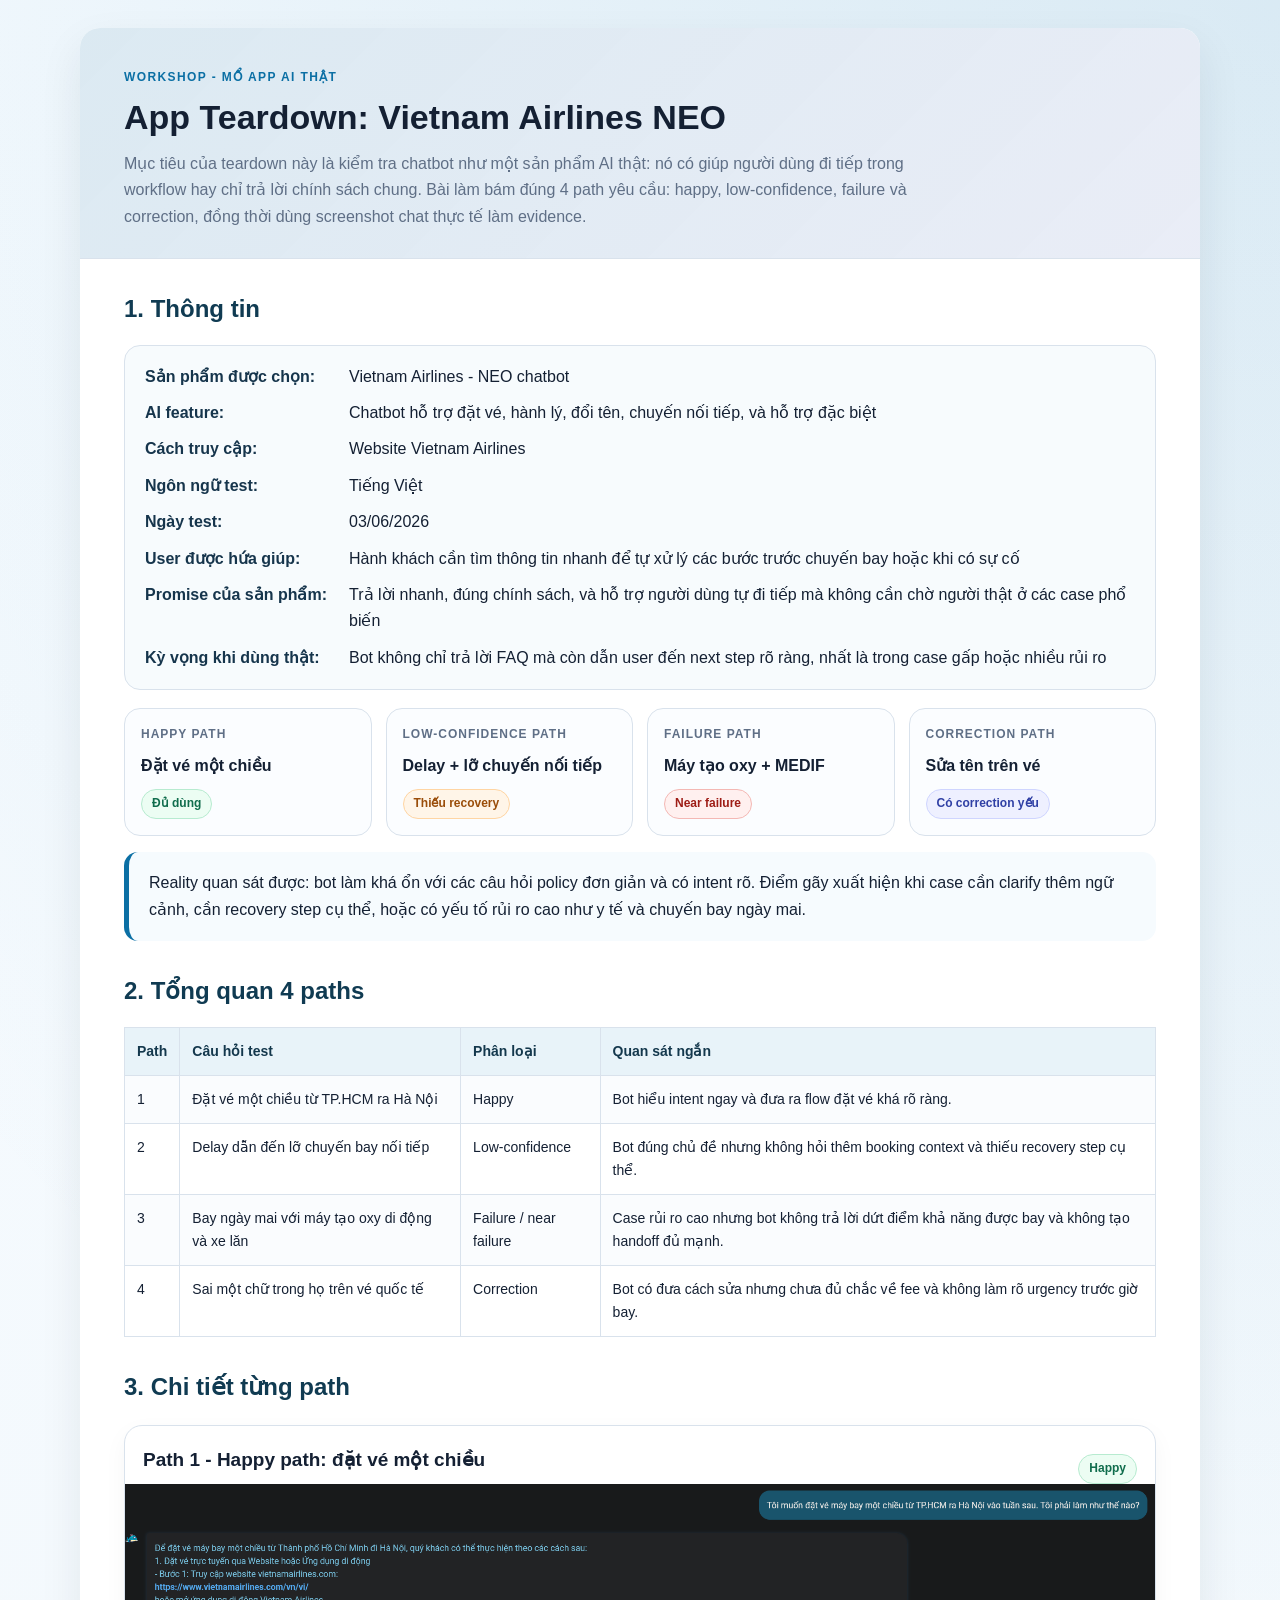
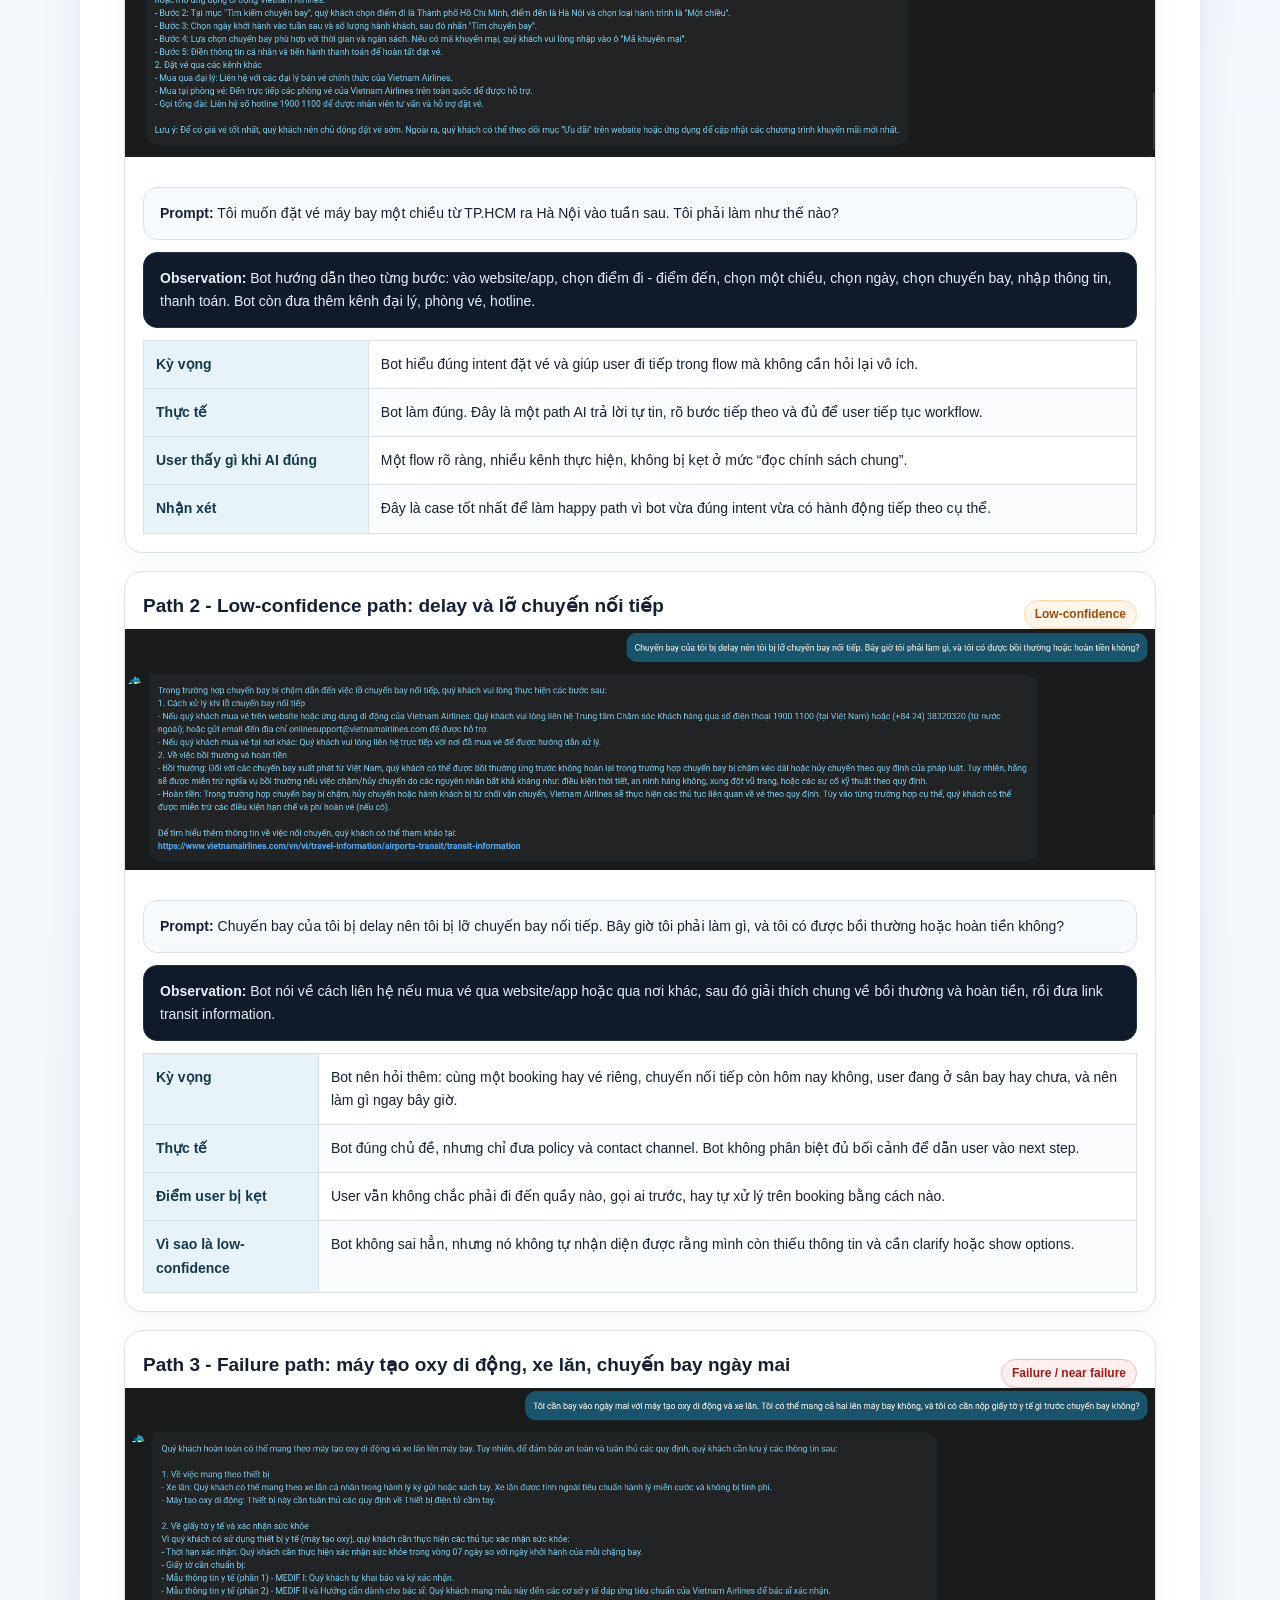
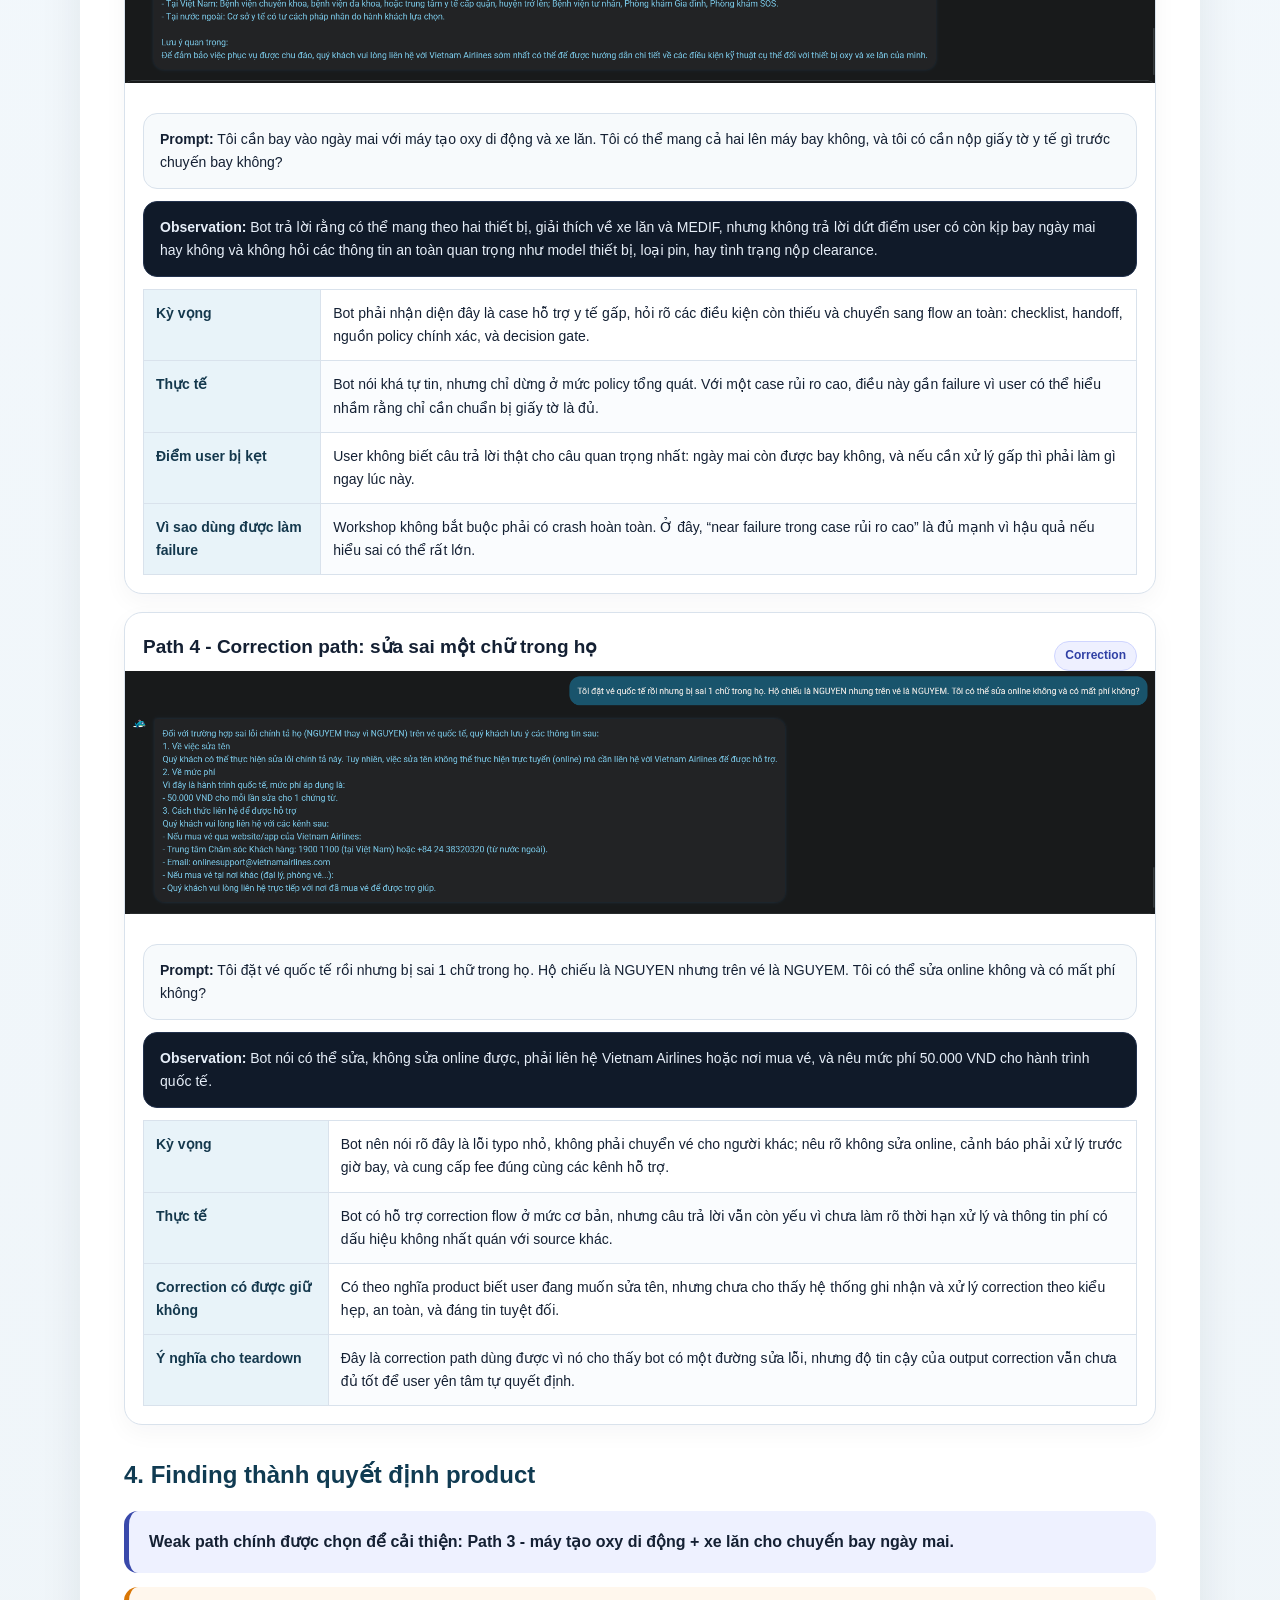
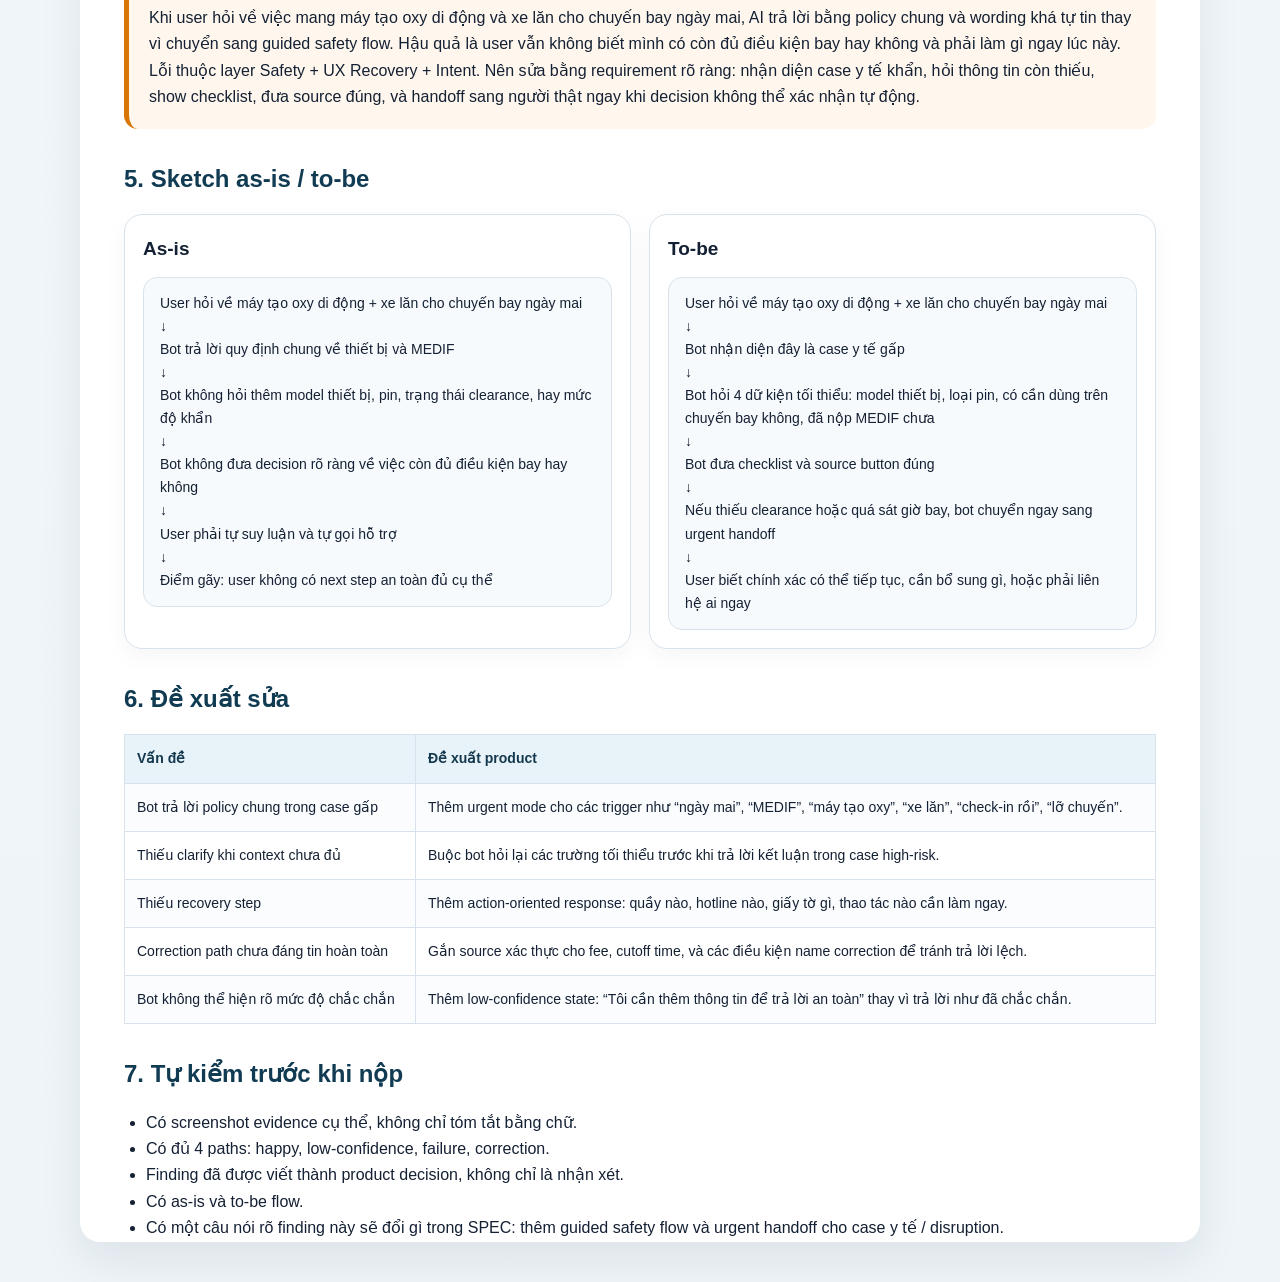
<file: 01-invidual-workshop/2A202600677_Nguyễn Anh Kiệt/app-teardown.html>
<!DOCTYPE html>
<html lang="vi">
<head>
  <meta charset="UTF-8" />
  <meta name="viewport" content="width=device-width, initial-scale=1.0" />
  <title>App Teardown - Vietnam Airlines NEO</title>
  <style>
    :root {
      --bg: #eef4f8;
      --paper: #ffffff;
      --ink: #142033;
      --muted: #5f6f86;
      --line: #d9e2ec;
      --brand: #0b6fa4;
      --brand-soft: #e1f0f8;
      --good: #0f9f6e;
      --warn: #d97706;
      --risk: #b42318;
      --violet: #3949ab;
      --shadow: 0 18px 44px rgba(20, 32, 51, 0.08);
    }

    * { box-sizing: border-box; }

    body {
      margin: 0;
      font-family: "Segoe UI", Arial, sans-serif;
      background:
        radial-gradient(circle at top right, rgba(11, 111, 164, 0.12), transparent 28%),
        linear-gradient(180deg, #f6fbff 0%, var(--bg) 100%);
      color: var(--ink);
      line-height: 1.65;
    }

    .page {
      width: 1120px;
      max-width: calc(100% - 32px);
      margin: 28px auto 40px;
      background: var(--paper);
      border-radius: 20px;
      box-shadow: var(--shadow);
      overflow: hidden;
    }

    .hero {
      padding: 40px 44px 28px;
      background:
        linear-gradient(135deg, rgba(11, 111, 164, 0.12), rgba(57, 73, 171, 0.08)),
        #f8fbfd;
      border-bottom: 1px solid var(--line);
    }

    .eyebrow {
      font-size: 12px;
      font-weight: 800;
      text-transform: uppercase;
      letter-spacing: 1.4px;
      color: var(--brand);
      margin-bottom: 10px;
    }

    h1 {
      margin: 0;
      font-size: 34px;
      line-height: 1.15;
    }

    .subtitle {
      margin: 14px 0 0;
      max-width: 820px;
      color: var(--muted);
      font-size: 16px;
    }

    .section {
      padding: 30px 44px 0;
    }

    h2 {
      margin: 0 0 16px;
      font-size: 24px;
      color: #103b52;
    }

    h3 {
      margin: 0;
      font-size: 19px;
    }

    h4 {
      margin: 0 0 8px;
      font-size: 15px;
      color: #17334a;
    }

    p { margin: 0 0 14px; }

    .meta {
      display: grid;
      grid-template-columns: 190px 1fr;
      gap: 10px 14px;
      padding: 18px 20px;
      background: #f7fbfd;
      border: 1px solid var(--line);
      border-radius: 16px;
    }

    .meta strong { color: #16354c; }

    .summary {
      display: grid;
      grid-template-columns: repeat(4, 1fr);
      gap: 14px;
      margin-top: 18px;
    }

    .summary-card {
      padding: 16px;
      border-radius: 16px;
      border: 1px solid var(--line);
      background: #fbfdff;
    }

    .summary-card .label {
      font-size: 12px;
      color: var(--muted);
      text-transform: uppercase;
      letter-spacing: 1px;
      font-weight: 700;
      margin-bottom: 8px;
    }

    .summary-card .value {
      font-size: 16px;
      font-weight: 700;
    }

    .tag {
      display: inline-block;
      margin-top: 10px;
      padding: 4px 10px;
      border-radius: 999px;
      font-size: 12px;
      font-weight: 700;
      border: 1px solid transparent;
    }

    .tag-good {
      color: #106d4d;
      background: #ecfdf3;
      border-color: #b7ebd0;
    }

    .tag-warn {
      color: #9a4d09;
      background: #fff5e8;
      border-color: #ffd5a3;
    }

    .tag-risk {
      color: #9e1c15;
      background: #fff0ef;
      border-color: #f4b8b4;
    }

    .tag-correct {
      color: #3040a5;
      background: #eef0ff;
      border-color: #cfd5ff;
    }

    .note {
      padding: 18px 20px;
      border-left: 5px solid var(--brand);
      background: #f6fbfe;
      border-radius: 14px;
      margin-top: 16px;
    }

    table {
      width: 100%;
      border-collapse: collapse;
      margin-top: 12px;
      font-size: 14px;
    }

    th, td {
      border: 1px solid var(--line);
      padding: 12px;
      vertical-align: top;
      text-align: left;
    }

    th {
      background: #e8f3f9;
      color: #14384d;
    }

    tr:nth-child(even) td {
      background: #fafcfe;
    }

    .path-card,
    .flow-card {
      border: 1px solid var(--line);
      border-radius: 18px;
      background: #fff;
      overflow: hidden;
      box-shadow: 0 8px 24px rgba(20, 32, 51, 0.04);
    }

    .path-card img {
      display: block;
      width: 100%;
      height: auto;
      background: #0f172a;
    }

    .path-body {
      padding: 18px;
    }

    .paths {
      display: grid;
      gap: 18px;
      margin-top: 18px;
    }

    .path-head {
      display: flex;
      justify-content: space-between;
      align-items: flex-start;
      gap: 12px;
      padding: 18px 18px 0;
    }

    .prompt,
    .quote,
    .flow {
      margin-top: 12px;
      padding: 14px 16px;
      border-radius: 14px;
      background: #f7fafc;
      border: 1px solid var(--line);
      font-size: 14px;
      white-space: pre-wrap;
    }

    .quote {
      background: #101a29;
      color: #e6eef8;
      border-color: #22314c;
    }

    .decision {
      padding: 18px 20px;
      background: #eef1ff;
      border-left: 5px solid var(--violet);
      border-radius: 14px;
      margin-top: 14px;
      font-weight: 700;
    }

    .finding {
      padding: 18px 20px;
      background: #fff7ed;
      border-left: 5px solid var(--warn);
      border-radius: 14px;
      margin-top: 14px;
    }

    .flow-grid {
      display: grid;
      grid-template-columns: 1fr 1fr;
      gap: 18px;
      margin-top: 16px;
    }

    .checklist {
      margin: 0;
      padding-left: 22px;
    }

    @media (max-width: 860px) {
      .section, .hero { padding-left: 22px; padding-right: 22px; }
      .summary,
      .flow-grid {
        grid-template-columns: 1fr;
      }
      .meta {
        grid-template-columns: 1fr;
      }
      .path-head {
        flex-direction: column;
      }
    }

    @media print {
      body { background: #fff; }
      .page {
        width: 100%;
        max-width: 100%;
        margin: 0;
        box-shadow: none;
        border-radius: 0;
      }
      .path-card, .flow-card, table, .flow-grid { page-break-inside: avoid; }
    }
  </style>
</head>
<body>
  <div class="page">
    <div class="hero">
      <div class="eyebrow">Workshop - Mổ App AI Thật</div>
      <h1>App Teardown: Vietnam Airlines NEO</h1>
      <p class="subtitle">
        Mục tiêu của teardown này là kiểm tra chatbot như một sản phẩm AI thật: nó có giúp người dùng đi tiếp trong workflow hay chỉ trả lời chính sách chung. Bài làm bám đúng 4 path yêu cầu: happy, low-confidence, failure và correction, đồng thời dùng screenshot chat thực tế làm evidence.
      </p>
    </div>

    <div class="section">
      <h2>1. Thông tin</h2>
      <div class="meta">
        <strong>Sản phẩm được chọn:</strong><span>Vietnam Airlines - NEO chatbot</span>
        <strong>AI feature:</strong><span>Chatbot hỗ trợ đặt vé, hành lý, đổi tên, chuyến nối tiếp, và hỗ trợ đặc biệt</span>
        <strong>Cách truy cập:</strong><span>Website Vietnam Airlines</span>
        <strong>Ngôn ngữ test:</strong><span>Tiếng Việt</span>
        <strong>Ngày test:</strong><span>03/06/2026</span>
        <strong>User được hứa giúp:</strong><span>Hành khách cần tìm thông tin nhanh để tự xử lý các bước trước chuyến bay hoặc khi có sự cố</span>
        <strong>Promise của sản phẩm:</strong><span>Trả lời nhanh, đúng chính sách, và hỗ trợ người dùng tự đi tiếp mà không cần chờ người thật ở các case phổ biến</span>
        <strong>Kỳ vọng khi dùng thật:</strong><span>Bot không chỉ trả lời FAQ mà còn dẫn user đến next step rõ ràng, nhất là trong case gấp hoặc nhiều rủi ro</span>
      </div>

      <div class="summary">
        <div class="summary-card">
          <div class="label">Happy path</div>
          <div class="value">Đặt vé một chiều</div>
          <span class="tag tag-good">Đủ dùng</span>
        </div>
        <div class="summary-card">
          <div class="label">Low-confidence path</div>
          <div class="value">Delay + lỡ chuyến nối tiếp</div>
          <span class="tag tag-warn">Thiếu recovery</span>
        </div>
        <div class="summary-card">
          <div class="label">Failure path</div>
          <div class="value">Máy tạo oxy + MEDIF</div>
          <span class="tag tag-risk">Near failure</span>
        </div>
        <div class="summary-card">
          <div class="label">Correction path</div>
          <div class="value">Sửa tên trên vé</div>
          <span class="tag tag-correct">Có correction yếu</span>
        </div>
      </div>

      <div class="note">
        Reality quan sát được: bot làm khá ổn với các câu hỏi policy đơn giản và có intent rõ. Điểm gãy xuất hiện khi case cần clarify thêm ngữ cảnh, cần recovery step cụ thể, hoặc có yếu tố rủi ro cao như y tế và chuyến bay ngày mai.
      </div>
    </div>

    <div class="section">
      <h2>2. Tổng quan 4 paths</h2>
      <table>
        <tr>
          <th>Path</th>
          <th>Câu hỏi test</th>
          <th>Phân loại</th>
          <th>Quan sát ngắn</th>
        </tr>
        <tr>
          <td>1</td>
          <td>Đặt vé một chiều từ TP.HCM ra Hà Nội</td>
          <td>Happy</td>
          <td>Bot hiểu intent ngay và đưa ra flow đặt vé khá rõ ràng.</td>
        </tr>
        <tr>
          <td>2</td>
          <td>Delay dẫn đến lỡ chuyến bay nối tiếp</td>
          <td>Low-confidence</td>
          <td>Bot đúng chủ đề nhưng không hỏi thêm booking context và thiếu recovery step cụ thể.</td>
        </tr>
        <tr>
          <td>3</td>
          <td>Bay ngày mai với máy tạo oxy di động và xe lăn</td>
          <td>Failure / near failure</td>
          <td>Case rủi ro cao nhưng bot không trả lời dứt điểm khả năng được bay và không tạo handoff đủ mạnh.</td>
        </tr>
        <tr>
          <td>4</td>
          <td>Sai một chữ trong họ trên vé quốc tế</td>
          <td>Correction</td>
          <td>Bot có đưa cách sửa nhưng chưa đủ chắc về fee và không làm rõ urgency trước giờ bay.</td>
        </tr>
      </table>
    </div>

    <div class="section">
      <h2>3. Chi tiết từng path</h2>

      <div class="paths">
        <section class="path-card">
          <div class="path-head">
            <h3>Path 1 - Happy path: đặt vé một chiều</h3>
            <span class="tag tag-good">Happy</span>
          </div>
          <img src="Screenshot%202026-06-03%20153743.png" alt="Happy path screenshot" />
          <div class="path-body">
            <div class="prompt"><strong>Prompt:</strong> Tôi muốn đặt vé máy bay một chiều từ TP.HCM ra Hà Nội vào tuần sau. Tôi phải làm như thế nào?</div>
            <div class="quote"><strong>Observation:</strong> Bot hướng dẫn theo từng bước: vào website/app, chọn điểm đi - điểm đến, chọn một chiều, chọn ngày, chọn chuyến bay, nhập thông tin, thanh toán. Bot còn đưa thêm kênh đại lý, phòng vé, hotline.</div>
            <table>
              <tr>
                <th>Kỳ vọng</th>
                <td>Bot hiểu đúng intent đặt vé và giúp user đi tiếp trong flow mà không cần hỏi lại vô ích.</td>
              </tr>
              <tr>
                <th>Thực tế</th>
                <td>Bot làm đúng. Đây là một path AI trả lời tự tin, rõ bước tiếp theo và đủ để user tiếp tục workflow.</td>
              </tr>
              <tr>
                <th>User thấy gì khi AI đúng</th>
                <td>Một flow rõ ràng, nhiều kênh thực hiện, không bị kẹt ở mức “đọc chính sách chung”.</td>
              </tr>
              <tr>
                <th>Nhận xét</th>
                <td>Đây là case tốt nhất để làm happy path vì bot vừa đúng intent vừa có hành động tiếp theo cụ thể.</td>
              </tr>
            </table>
          </div>
        </section>

        <section class="path-card">
          <div class="path-head">
            <h3>Path 2 - Low-confidence path: delay và lỡ chuyến nối tiếp</h3>
            <span class="tag tag-warn">Low-confidence</span>
          </div>
          <img src="Screenshot%202026-06-03%20153827.png" alt="Low-confidence path screenshot" />
          <div class="path-body">
            <div class="prompt"><strong>Prompt:</strong> Chuyến bay của tôi bị delay nên tôi bị lỡ chuyến bay nối tiếp. Bây giờ tôi phải làm gì, và tôi có được bồi thường hoặc hoàn tiền không?</div>
            <div class="quote"><strong>Observation:</strong> Bot nói về cách liên hệ nếu mua vé qua website/app hoặc qua nơi khác, sau đó giải thích chung về bồi thường và hoàn tiền, rồi đưa link transit information.</div>
            <table>
              <tr>
                <th>Kỳ vọng</th>
                <td>Bot nên hỏi thêm: cùng một booking hay vé riêng, chuyến nối tiếp còn hôm nay không, user đang ở sân bay hay chưa, và nên làm gì ngay bây giờ.</td>
              </tr>
              <tr>
                <th>Thực tế</th>
                <td>Bot đúng chủ đề, nhưng chỉ đưa policy và contact channel. Bot không phân biệt đủ bối cảnh để dẫn user vào next step.</td>
              </tr>
              <tr>
                <th>Điểm user bị kẹt</th>
                <td>User vẫn không chắc phải đi đến quầy nào, gọi ai trước, hay tự xử lý trên booking bằng cách nào.</td>
              </tr>
              <tr>
                <th>Vì sao là low-confidence</th>
                <td>Bot không sai hẳn, nhưng nó không tự nhận diện được rằng mình còn thiếu thông tin và cần clarify hoặc show options.</td>
              </tr>
            </table>
          </div>
        </section>

        <section class="path-card">
          <div class="path-head">
            <h3>Path 3 - Failure path: máy tạo oxy di động, xe lăn, chuyến bay ngày mai</h3>
            <span class="tag tag-risk">Failure / near failure</span>
          </div>
          <img src="Screenshot%202026-06-03%20154021.png" alt="Failure path screenshot" />
          <div class="path-body">
            <div class="prompt"><strong>Prompt:</strong> Tôi cần bay vào ngày mai với máy tạo oxy di động và xe lăn. Tôi có thể mang cả hai lên máy bay không, và tôi có cần nộp giấy tờ y tế gì trước chuyến bay không?</div>
            <div class="quote"><strong>Observation:</strong> Bot trả lời rằng có thể mang theo hai thiết bị, giải thích về xe lăn và MEDIF, nhưng không trả lời dứt điểm user có còn kịp bay ngày mai hay không và không hỏi các thông tin an toàn quan trọng như model thiết bị, loại pin, hay tình trạng nộp clearance.</div>
            <table>
              <tr>
                <th>Kỳ vọng</th>
                <td>Bot phải nhận diện đây là case hỗ trợ y tế gấp, hỏi rõ các điều kiện còn thiếu và chuyển sang flow an toàn: checklist, handoff, nguồn policy chính xác, và decision gate.</td>
              </tr>
              <tr>
                <th>Thực tế</th>
                <td>Bot nói khá tự tin, nhưng chỉ dừng ở mức policy tổng quát. Với một case rủi ro cao, điều này gần failure vì user có thể hiểu nhầm rằng chỉ cần chuẩn bị giấy tờ là đủ.</td>
              </tr>
              <tr>
                <th>Điểm user bị kẹt</th>
                <td>User không biết câu trả lời thật cho câu quan trọng nhất: ngày mai còn được bay không, và nếu cần xử lý gấp thì phải làm gì ngay lúc này.</td>
              </tr>
              <tr>
                <th>Vì sao dùng được làm failure</th>
                <td>Workshop không bắt buộc phải có crash hoàn toàn. Ở đây, “near failure trong case rủi ro cao” là đủ mạnh vì hậu quả nếu hiểu sai có thể rất lớn.</td>
              </tr>
            </table>
          </div>
        </section>

        <section class="path-card">
          <div class="path-head">
            <h3>Path 4 - Correction path: sửa sai một chữ trong họ</h3>
            <span class="tag tag-correct">Correction</span>
          </div>
          <img src="Screenshot%202026-06-03%20154150.png" alt="Correction path screenshot" />
          <div class="path-body">
            <div class="prompt"><strong>Prompt:</strong> Tôi đặt vé quốc tế rồi nhưng bị sai 1 chữ trong họ. Hộ chiếu là NGUYEN nhưng trên vé là NGUYEM. Tôi có thể sửa online không và có mất phí không?</div>
            <div class="quote"><strong>Observation:</strong> Bot nói có thể sửa, không sửa online được, phải liên hệ Vietnam Airlines hoặc nơi mua vé, và nêu mức phí 50.000 VND cho hành trình quốc tế.</div>
            <table>
              <tr>
                <th>Kỳ vọng</th>
                <td>Bot nên nói rõ đây là lỗi typo nhỏ, không phải chuyển vé cho người khác; nêu rõ không sửa online, cảnh báo phải xử lý trước giờ bay, và cung cấp fee đúng cùng các kênh hỗ trợ.</td>
              </tr>
              <tr>
                <th>Thực tế</th>
                <td>Bot có hỗ trợ correction flow ở mức cơ bản, nhưng câu trả lời vẫn còn yếu vì chưa làm rõ thời hạn xử lý và thông tin phí có dấu hiệu không nhất quán với source khác.</td>
              </tr>
              <tr>
                <th>Correction có được giữ không</th>
                <td>Có theo nghĩa product biết user đang muốn sửa tên, nhưng chưa cho thấy hệ thống ghi nhận và xử lý correction theo kiểu hẹp, an toàn, và đáng tin tuyệt đối.</td>
              </tr>
              <tr>
                <th>Ý nghĩa cho teardown</th>
                <td>Đây là correction path dùng được vì nó cho thấy bot có một đường sửa lỗi, nhưng độ tin cậy của output correction vẫn chưa đủ tốt để user yên tâm tự quyết định.</td>
              </tr>
            </table>
          </div>
        </section>
      </div>
    </div>

    <div class="section">
      <h2>4. Finding thành quyết định product</h2>
      <div class="decision">
        Weak path chính được chọn để cải thiện: Path 3 - máy tạo oxy di động + xe lăn cho chuyến bay ngày mai.
      </div>
      <div class="finding">
        Khi user hỏi về việc mang máy tạo oxy di động và xe lăn cho chuyến bay ngày mai, AI trả lời bằng policy chung và wording khá tự tin thay vì chuyển sang guided safety flow. Hậu quả là user vẫn không biết mình có còn đủ điều kiện bay hay không và phải làm gì ngay lúc này. Lỗi thuộc layer Safety + UX Recovery + Intent. Nên sửa bằng requirement rõ ràng: nhận diện case y tế khẩn, hỏi thông tin còn thiếu, show checklist, đưa source đúng, và handoff sang người thật ngay khi decision không thể xác nhận tự động.
      </div>
    </div>

    <div class="section">
      <h2>5. Sketch as-is / to-be</h2>
      <div class="flow-grid">
        <div class="flow-card">
          <div class="path-body">
            <h3>As-is</h3>
            <div class="flow">User hỏi về máy tạo oxy di động + xe lăn cho chuyến bay ngày mai
↓
Bot trả lời quy định chung về thiết bị và MEDIF
↓
Bot không hỏi thêm model thiết bị, pin, trạng thái clearance, hay mức độ khẩn
↓
Bot không đưa decision rõ ràng về việc còn đủ điều kiện bay hay không
↓
User phải tự suy luận và tự gọi hỗ trợ
↓
Điểm gãy: user không có next step an toàn đủ cụ thể</div>
          </div>
        </div>

        <div class="flow-card">
          <div class="path-body">
            <h3>To-be</h3>
            <div class="flow">User hỏi về máy tạo oxy di động + xe lăn cho chuyến bay ngày mai
↓
Bot nhận diện đây là case y tế gấp
↓
Bot hỏi 4 dữ kiện tối thiểu: model thiết bị, loại pin, có cần dùng trên chuyến bay không, đã nộp MEDIF chưa
↓
Bot đưa checklist và source button đúng
↓
Nếu thiếu clearance hoặc quá sát giờ bay, bot chuyển ngay sang urgent handoff
↓
User biết chính xác có thể tiếp tục, cần bổ sung gì, hoặc phải liên hệ ai ngay</div>
          </div>
        </div>
      </div>
    </div>

    <div class="section">
      <h2>6. Đề xuất sửa</h2>
      <table>
        <tr>
          <th>Vấn đề</th>
          <th>Đề xuất product</th>
        </tr>
        <tr>
          <td>Bot trả lời policy chung trong case gấp</td>
          <td>Thêm urgent mode cho các trigger như “ngày mai”, “MEDIF”, “máy tạo oxy”, “xe lăn”, “check-in rồi”, “lỡ chuyến”.</td>
        </tr>
        <tr>
          <td>Thiếu clarify khi context chưa đủ</td>
          <td>Buộc bot hỏi lại các trường tối thiểu trước khi trả lời kết luận trong case high-risk.</td>
        </tr>
        <tr>
          <td>Thiếu recovery step</td>
          <td>Thêm action-oriented response: quầy nào, hotline nào, giấy tờ gì, thao tác nào cần làm ngay.</td>
        </tr>
        <tr>
          <td>Correction path chưa đáng tin hoàn toàn</td>
          <td>Gắn source xác thực cho fee, cutoff time, và các điều kiện name correction để tránh trả lời lệch.</td>
        </tr>
        <tr>
          <td>Bot không thể hiện rõ mức độ chắc chắn</td>
          <td>Thêm low-confidence state: “Tôi cần thêm thông tin để trả lời an toàn” thay vì trả lời như đã chắc chắn.</td>
        </tr>
      </table>
    </div>

    <div class="section">
      <h2>7. Tự kiểm trước khi nộp</h2>
      <ul class="checklist">
        <li>Có screenshot evidence cụ thể, không chỉ tóm tắt bằng chữ.</li>
        <li>Có đủ 4 paths: happy, low-confidence, failure, correction.</li>
        <li>Finding đã được viết thành product decision, không chỉ là nhận xét.</li>
        <li>Có as-is và to-be flow.</li>
        <li>Có một câu nói rõ finding này sẽ đổi gì trong SPEC: thêm guided safety flow và urgent handoff cho case y tế / disruption.</li>
      </ul>
    </div>
  </div>
</body>
</html>
</file>
